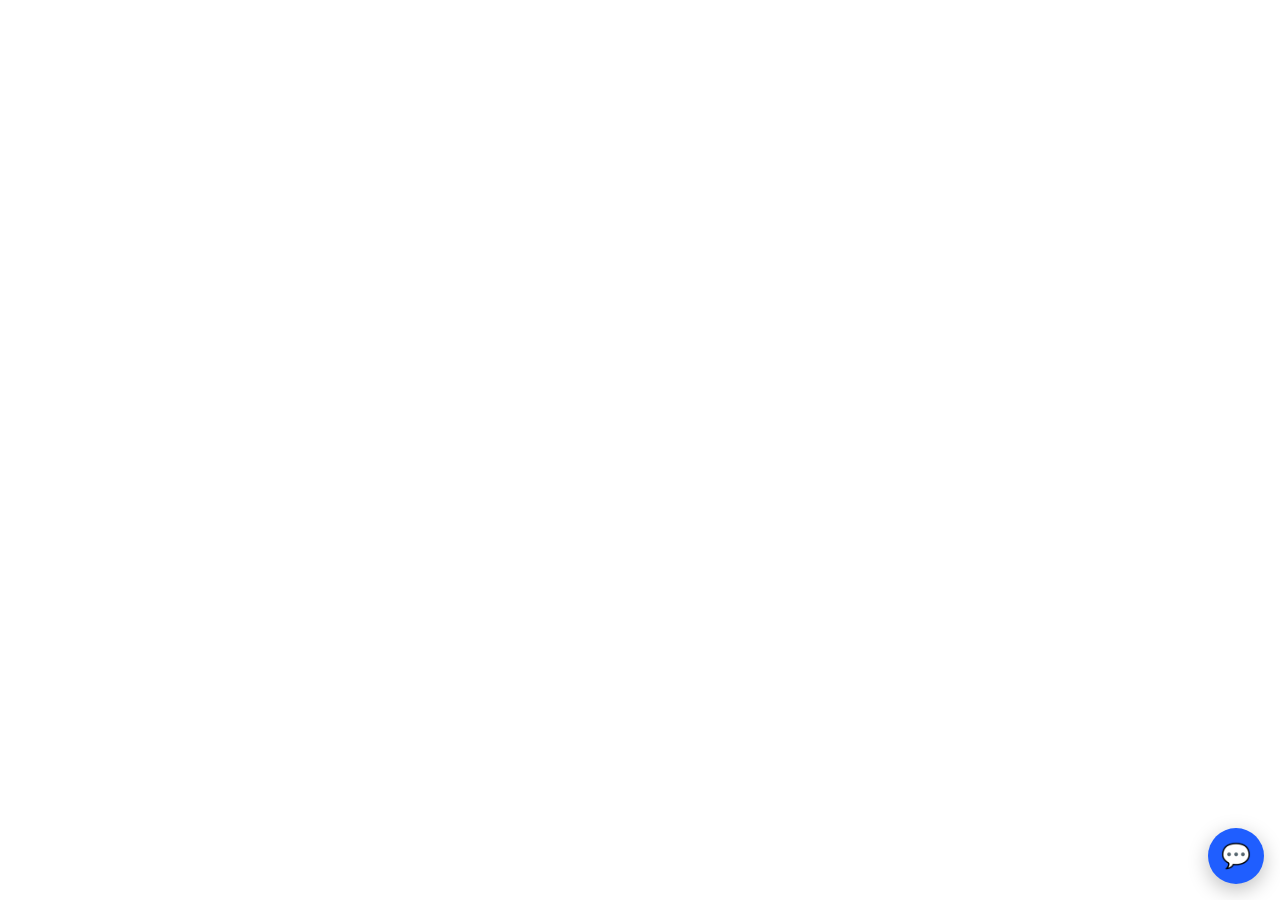
<file: web/widget/index.html>
<!doctype html>
<html lang="en">
<head>
  <meta charset="utf-8">
  <meta name="viewport" content="width=device-width, initial-scale=1">
  <title>MasterProDev Assistant</title>
</head>
<body>
  <!-- Replace data-api with the deployed API base URL. Add data-mode="full" for a full-page chat. -->
  <script src="chat-widget.js" data-api="http://localhost:8000" defer></script>
</body>
</html>
</file>
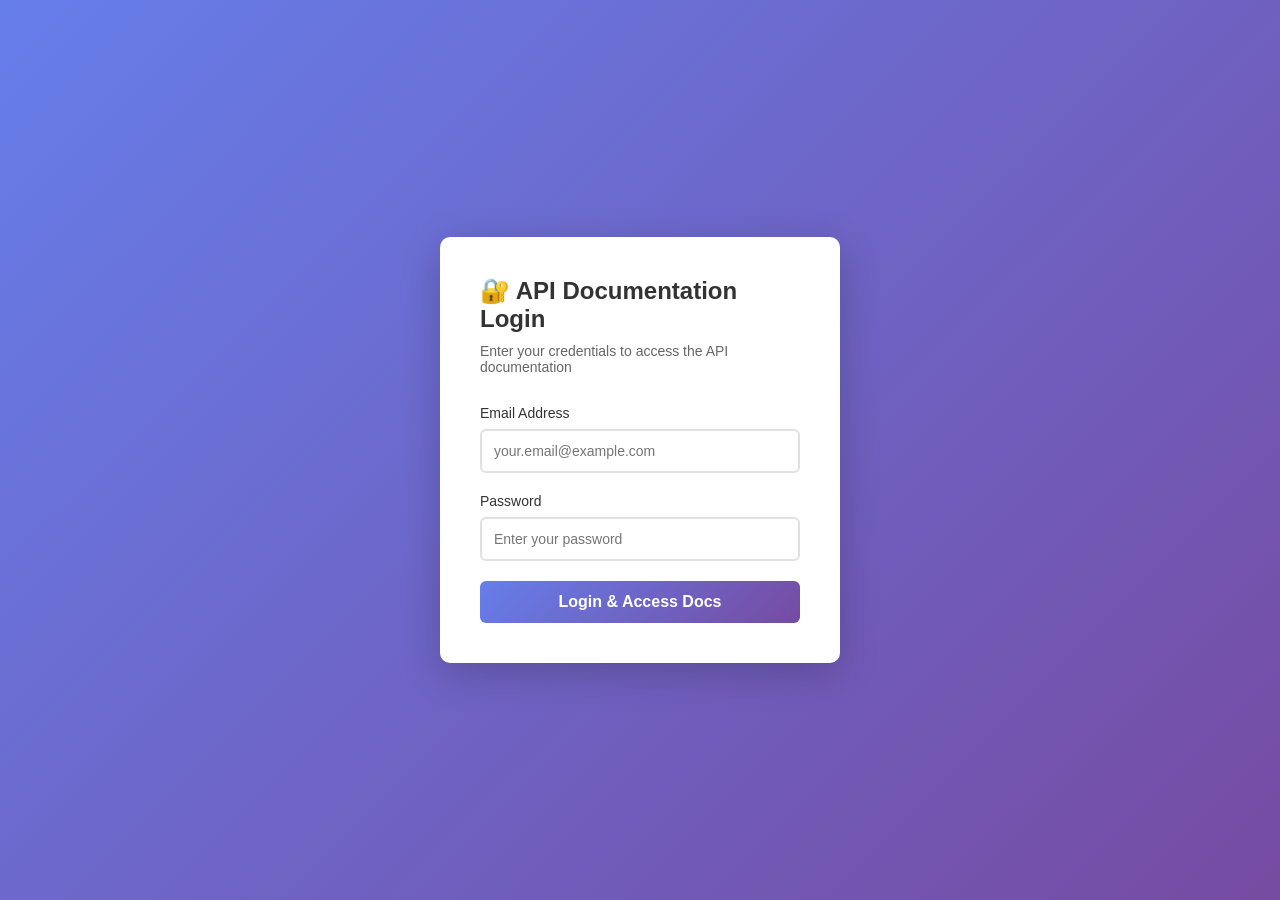
<file: mcp_host/static/login-docs.html>
<!DOCTYPE html>
<html lang="en">
<head>
    <meta charset="UTF-8">
    <meta name="viewport" content="width=device-width, initial-scale=1.0">
    <title>Login to API Docs</title>
    <style>
        * {
            margin: 0;
            padding: 0;
            box-sizing: border-box;
        }
        body {
            font-family: -apple-system, BlinkMacSystemFont, 'Segoe UI', Roboto, Oxygen, Ubuntu, sans-serif;
            background: linear-gradient(135deg, #667eea 0%, #764ba2 100%);
            min-height: 100vh;
            display: flex;
            justify-content: center;
            align-items: center;
        }
        .container {
            background: white;
            padding: 40px;
            border-radius: 10px;
            box-shadow: 0 10px 40px rgba(0,0,0,0.2);
            width: 100%;
            max-width: 400px;
        }
        h1 {
            color: #333;
            margin-bottom: 10px;
            font-size: 24px;
        }
        p {
            color: #666;
            margin-bottom: 30px;
            font-size: 14px;
        }
        .form-group {
            margin-bottom: 20px;
        }
        label {
            display: block;
            margin-bottom: 8px;
            color: #333;
            font-weight: 500;
            font-size: 14px;
        }
        input {
            width: 100%;
            padding: 12px;
            border: 2px solid #e0e0e0;
            border-radius: 6px;
            font-size: 14px;
            transition: border-color 0.3s;
        }
        input:focus {
            outline: none;
            border-color: #667eea;
        }
        button {
            width: 100%;
            padding: 12px;
            background: linear-gradient(135deg, #667eea 0%, #764ba2 100%);
            color: white;
            border: none;
            border-radius: 6px;
            font-size: 16px;
            font-weight: 600;
            cursor: pointer;
            transition: transform 0.2s;
        }
        button:hover {
            transform: translateY(-2px);
        }
        button:active {
            transform: translateY(0);
        }
        button:disabled {
            opacity: 0.6;
            cursor: not-allowed;
        }
        .error {
            background: #fee;
            color: #c33;
            padding: 12px;
            border-radius: 6px;
            margin-bottom: 20px;
            font-size: 14px;
            display: none;
        }
        .success {
            background: #efe;
            color: #3c3;
            padding: 12px;
            border-radius: 6px;
            margin-bottom: 20px;
            font-size: 14px;
            display: none;
        }
    </style>
</head>
<body>
    <div class="container">
        <h1>🔐 API Documentation Login</h1>
        <p>Enter your credentials to access the API documentation</p>
        
        <div class="error" id="error"></div>
        <div class="success" id="success"></div>
        
        <form id="loginForm">
            <div class="form-group">
                <label for="email">Email Address</label>
                <input type="email" id="email" name="email" required 
                       placeholder="your.email@example.com">
            </div>
            
            <div class="form-group">
                <label for="password">Password</label>
                <input type="password" id="password" name="password" required 
                       placeholder="Enter your password">
            </div>
            
            <button type="submit" id="loginBtn">Login & Access Docs</button>
        </form>
    </div>

    <script>
        const form = document.getElementById('loginForm');
        const errorDiv = document.getElementById('error');
        const successDiv = document.getElementById('success');
        const loginBtn = document.getElementById('loginBtn');

        form.addEventListener('submit', async (e) => {
            e.preventDefault();
            
            const email = document.getElementById('email').value;
            const password = document.getElementById('password').value;
            
            // Hide previous messages
            errorDiv.style.display = 'none';
            successDiv.style.display = 'none';
            
            // Disable button
            loginBtn.disabled = true;
            loginBtn.textContent = 'Authenticating...';
            
            try {
                // Call login endpoint
                const response = await fetch('/login', {
                    method: 'POST',
                    headers: {
                        'Content-Type': 'application/json'
                    },
                    body: JSON.stringify({ email, password })
                });
                
                if (!response.ok) {
                    const error = await response.json();
                    throw new Error(error.detail || 'Login failed');
                }
                
                const data = await response.json();
                const token = data.access_token;
                
                // Store token in sessionStorage
                sessionStorage.setItem('api_token', token);
                
                // Show success message
                successDiv.textContent = '✓ Login successful! Redirecting to docs...';
                successDiv.style.display = 'block';
                
                // Redirect to docs with token
                setTimeout(() => {
                    window.location.href = `/docs?token=${token}`;
                }, 1000);
                
            } catch (error) {
                errorDiv.textContent = '✗ ' + error.message;
                errorDiv.style.display = 'block';
                loginBtn.disabled = false;
                loginBtn.textContent = 'Login & Access Docs';
            }
        });
    </script>
</body>
</html>
</file>
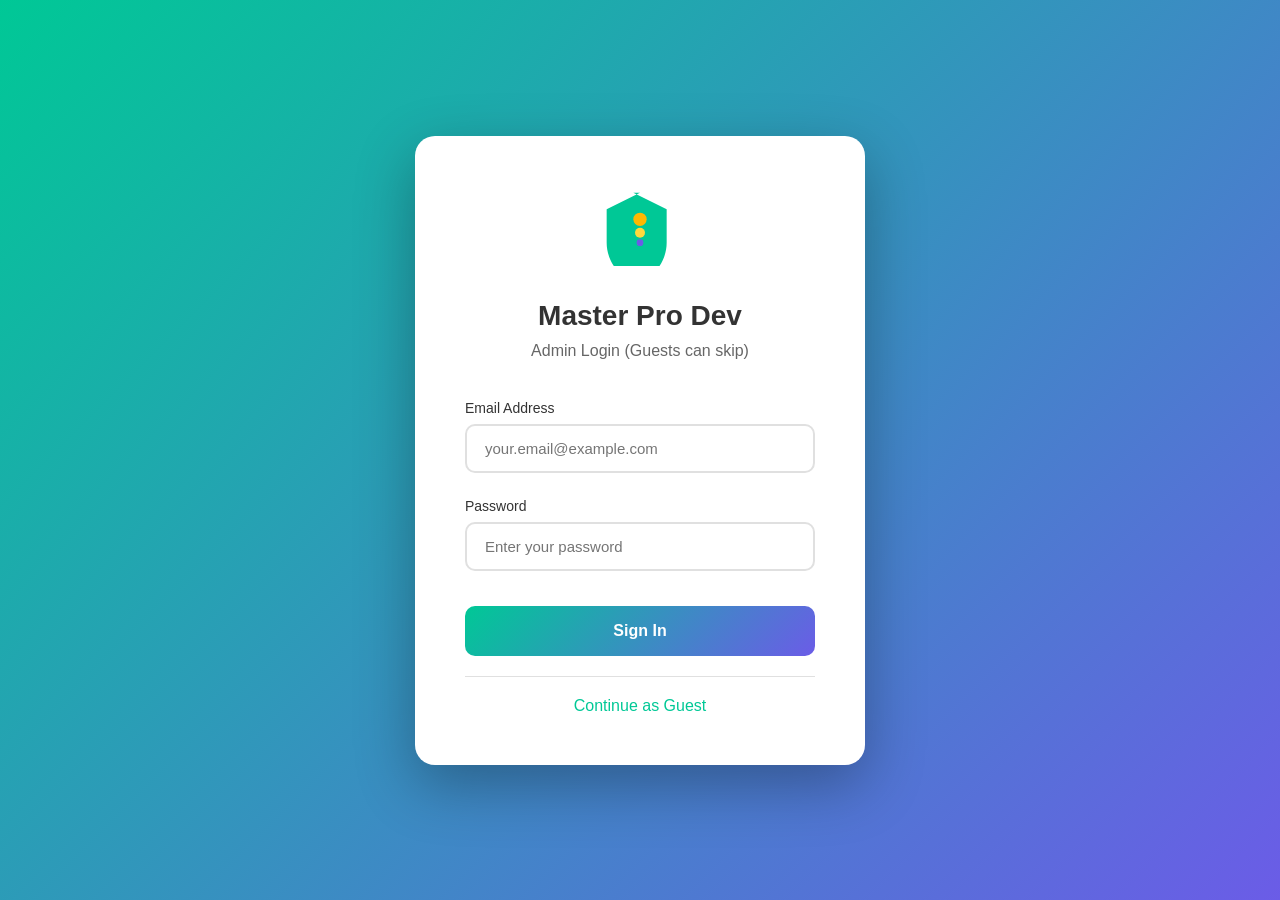
<file: mcp_host/static/login.html>
<!DOCTYPE html>
<html lang="en">
<head>
    <meta charset="UTF-8">
    <meta name="viewport" content="width=device-width, initial-scale=1.0">
    <title>Master Pro Dev - Login</title>
    <style>
        * {
            margin: 0;
            padding: 0;
            box-sizing: border-box;
        }

        body {
            font-family: -apple-system, BlinkMacSystemFont, 'Segoe UI', Roboto, Oxygen, Ubuntu, Cantarell, sans-serif;
            background: linear-gradient(135deg, #00C896 0%, #6B5CE7 100%);
            min-height: 100vh;
            display: flex;
            align-items: center;
            justify-content: center;
        }

        .login-container {
            background: white;
            border-radius: 20px;
            box-shadow: 0 20px 60px rgba(0, 0, 0, 0.3);
            padding: 50px;
            width: 100%;
            max-width: 450px;
        }

        .logo {
            text-align: center;
            margin-bottom: 30px;
        }

        .logo svg {
            width: 80px;
            height: 80px;
        }

        h1 {
            text-align: center;
            color: #333;
            margin-bottom: 10px;
            font-size: 28px;
        }

        .subtitle {
            text-align: center;
            color: #666;
            margin-bottom: 40px;
            font-size: 16px;
        }

        .form-group {
            margin-bottom: 25px;
        }

        label {
            display: block;
            color: #333;
            font-weight: 500;
            margin-bottom: 8px;
            font-size: 14px;
        }

        input {
            width: 100%;
            padding: 14px 18px;
            border: 2px solid #e0e0e0;
            border-radius: 10px;
            font-size: 15px;
            transition: all 0.3s ease;
        }

        input:focus {
            outline: none;
            border-color: #00C896;
            box-shadow: 0 0 0 3px rgba(0, 200, 150, 0.1);
        }

        .login-btn {
            width: 100%;
            padding: 16px;
            background: linear-gradient(135deg, #00C896 0%, #6B5CE7 100%);
            color: white;
            border: none;
            border-radius: 10px;
            font-size: 16px;
            font-weight: 600;
            cursor: pointer;
            transition: all 0.3s ease;
            margin-top: 10px;
        }

        .login-btn:hover {
            transform: translateY(-2px);
            box-shadow: 0 10px 25px rgba(0, 200, 150, 0.3);
        }

        .login-btn:disabled {
            opacity: 0.6;
            cursor: not-allowed;
            transform: none;
        }

        .guest-login {
            text-align: center;
            margin-top: 20px;
            padding-top: 20px;
            border-top: 1px solid #e0e0e0;
        }

        .guest-btn {
            color: #00C896;
            text-decoration: none;
            font-weight: 500;
            cursor: pointer;
        }

        .guest-btn:hover {
            text-decoration: underline;
        }

        .error-message {
            background: #fee;
            color: #c33;
            padding: 12px;
            border-radius: 8px;
            margin-bottom: 20px;
            font-size: 14px;
            display: none;
        }

        .error-message.show {
            display: block;
        }

        .loading {
            display: inline-block;
            width: 20px;
            height: 20px;
            border: 3px solid rgba(255,255,255,.3);
            border-radius: 50%;
            border-top-color: white;
            animation: spin 1s ease-in-out infinite;
        }

        @keyframes spin {
            to { transform: rotate(360deg); }
        }
    </style>
</head>
<body>
    <div class="login-container">
        <div class="logo">
            <svg viewBox="0 0 24 24" xmlns="http://www.w3.org/2000/svg">
                <path fill="#00C896" d="M12 2L2 7v10c0 5.55 3.84 10.74 9 12 5.16-1.26 9-6.45 9-12V7l-10-5z"/>
                <circle cx="12" cy="10" r="2" fill="#FFB800"/>
                <circle cx="12" cy="14" r="1.5" fill="#FFD93D"/>
                <circle cx="12" cy="17" r="1" fill="#6B5CE7"/>
            </svg>
        </div>

        <h1>Master Pro Dev</h1>
        <p class="subtitle">Admin Login (Guests can skip)</p>

        <div class="error-message" id="error-message"></div>

        <form id="login-form">
            <div class="form-group">
                <label for="email">Email Address</label>
                <input type="email" id="email" placeholder="your.email@example.com" required>
            </div>

            <div class="form-group">
                <label for="password">Password</label>
                <input type="password" id="password" placeholder="Enter your password" required>
            </div>

            <button type="submit" class="login-btn" id="login-btn">
                <span id="btn-text">Sign In</span>
                <span id="btn-loading" style="display: none;" class="loading"></span>
            </button>
        </form>

        <div class="guest-login">
            <a href="#" class="guest-btn" id="guest-login">Continue as Guest</a>
        </div>
    </div>

    <script>
        const API_URL = window.location.origin;
        const loginForm = document.getElementById('login-form');
        const loginBtn = document.getElementById('login-btn');
        const btnText = document.getElementById('btn-text');
        const btnLoading = document.getElementById('btn-loading');
        const errorMessage = document.getElementById('error-message');
        const guestLogin = document.getElementById('guest-login');

        function showError(message) {
            errorMessage.textContent = message;
            errorMessage.classList.add('show');
            setTimeout(() => errorMessage.classList.remove('show'), 5000);
        }

        function setLoading(loading) {
            loginBtn.disabled = loading;
            btnText.style.display = loading ? 'none' : 'inline';
            btnLoading.style.display = loading ? 'inline-block' : 'none';
        }

        async function login(email, password) {
            try {
                setLoading(true);
                errorMessage.classList.remove('show');

                const response = await fetch(`${API_URL}/login`, {
                    method: 'POST',
                    headers: { 'Content-Type': 'application/json' },
                    body: JSON.stringify({ email, password })
                });

                if (!response.ok) {
                    throw new Error('Invalid credentials');
                }

                const data = await response.json();
                localStorage.setItem('mcp_auth_token', data.access_token);
                localStorage.setItem('mcp_user_email', email);
                
                // Redirect to chat
                window.location.href = '/chat';
                
            } catch (error) {
                showError(error.message || 'Login failed. Please try again.');
                setLoading(false);
            }
        }

        loginForm.addEventListener('submit', async (e) => {
            e.preventDefault();
            const email = document.getElementById('email').value;
            const password = document.getElementById('password').value;
            await login(email, password);
        });

        guestLogin.addEventListener('click', async (e) => {
            e.preventDefault();
            // Guests can use chat without login - just redirect
            window.location.href = '/chat';
        });

        // Check if already logged in
        const token = localStorage.getItem('mcp_auth_token');
        if (token) {
            window.location.href = '/chat';
        }
    </script>
</body>
</html>
</file>
